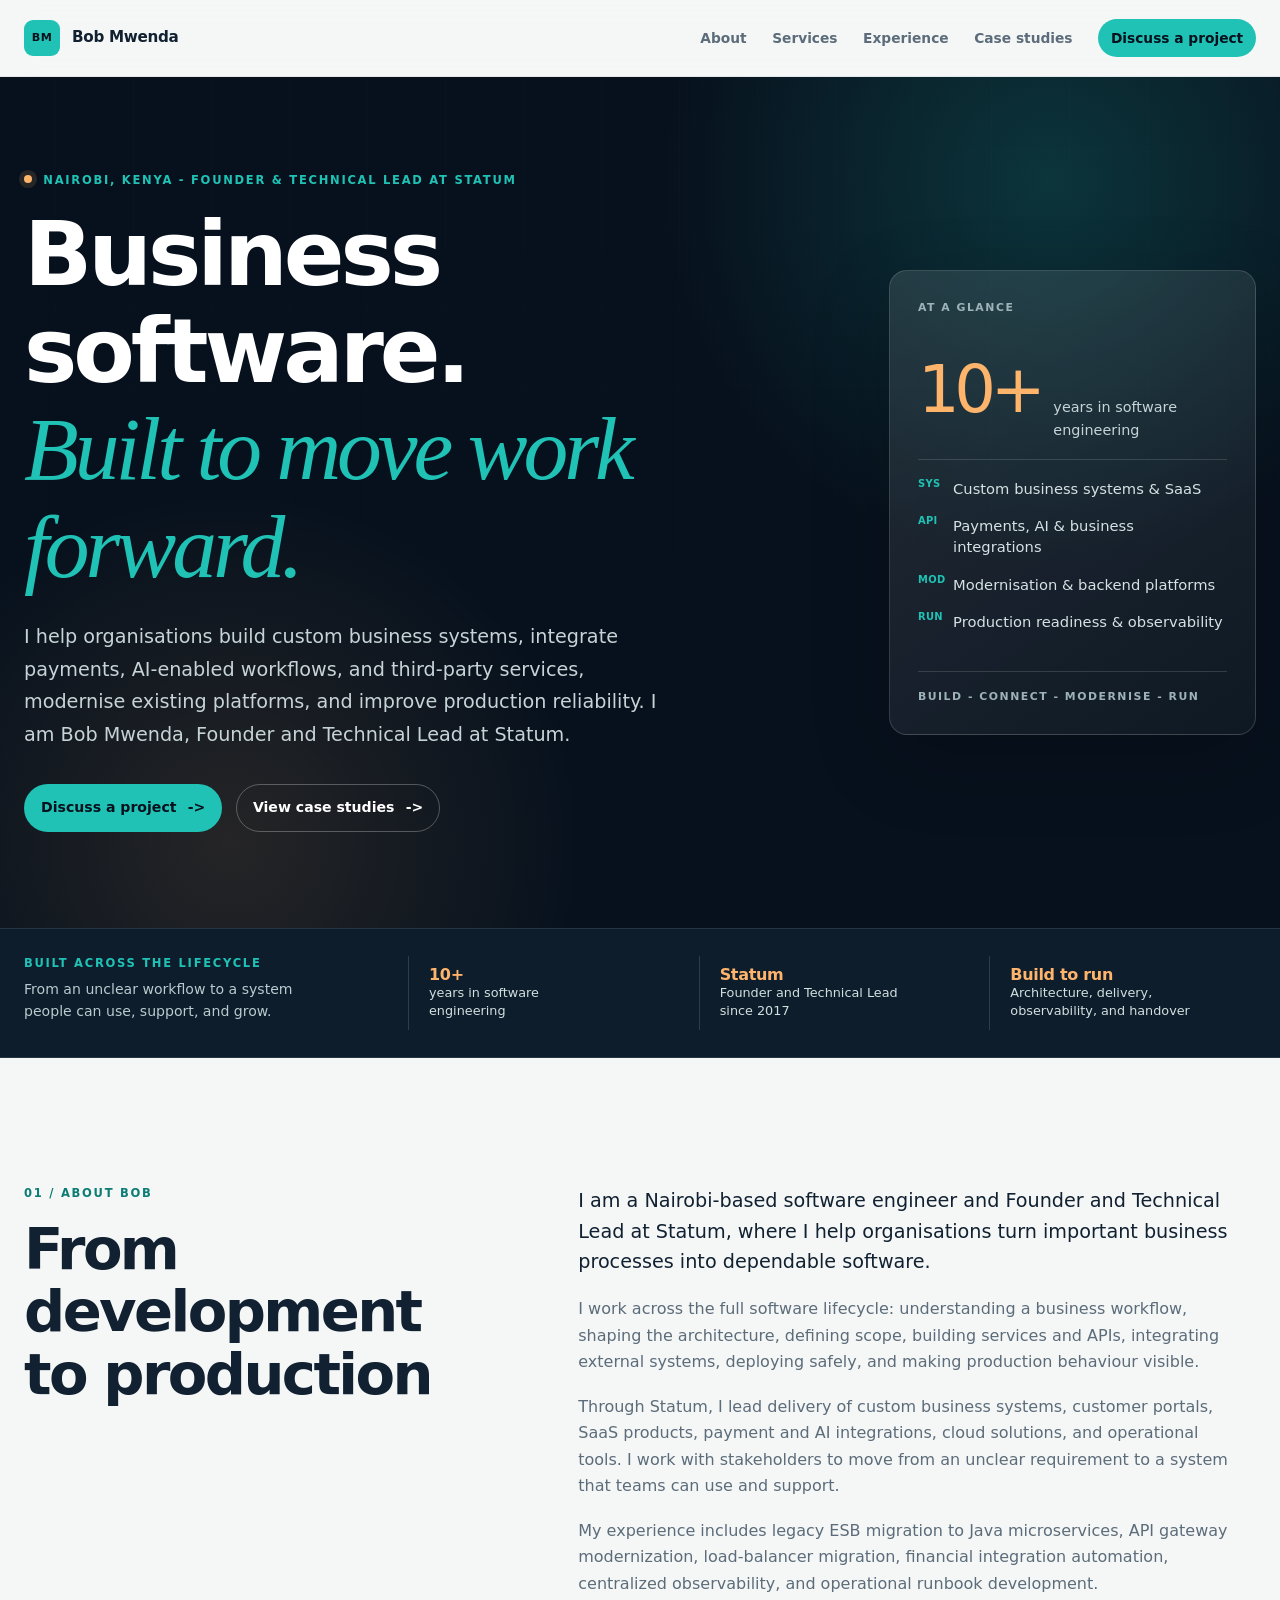
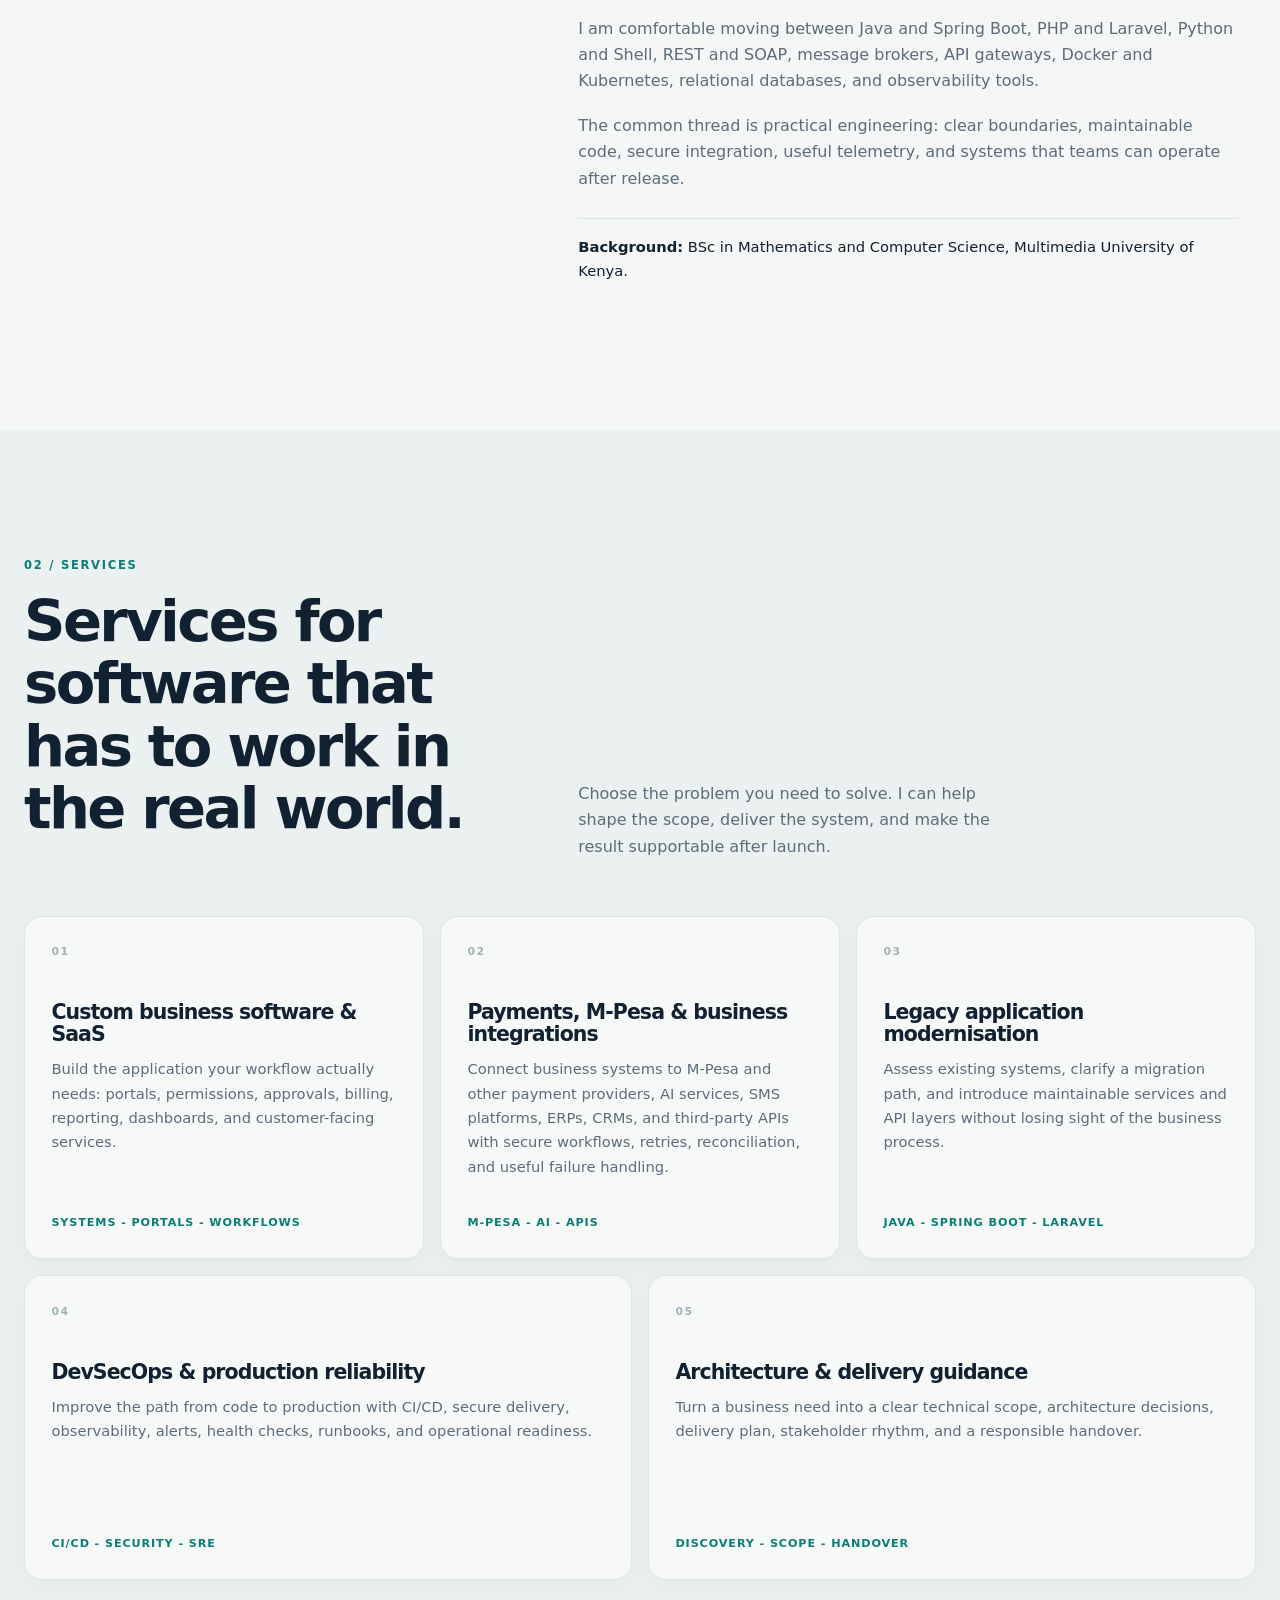
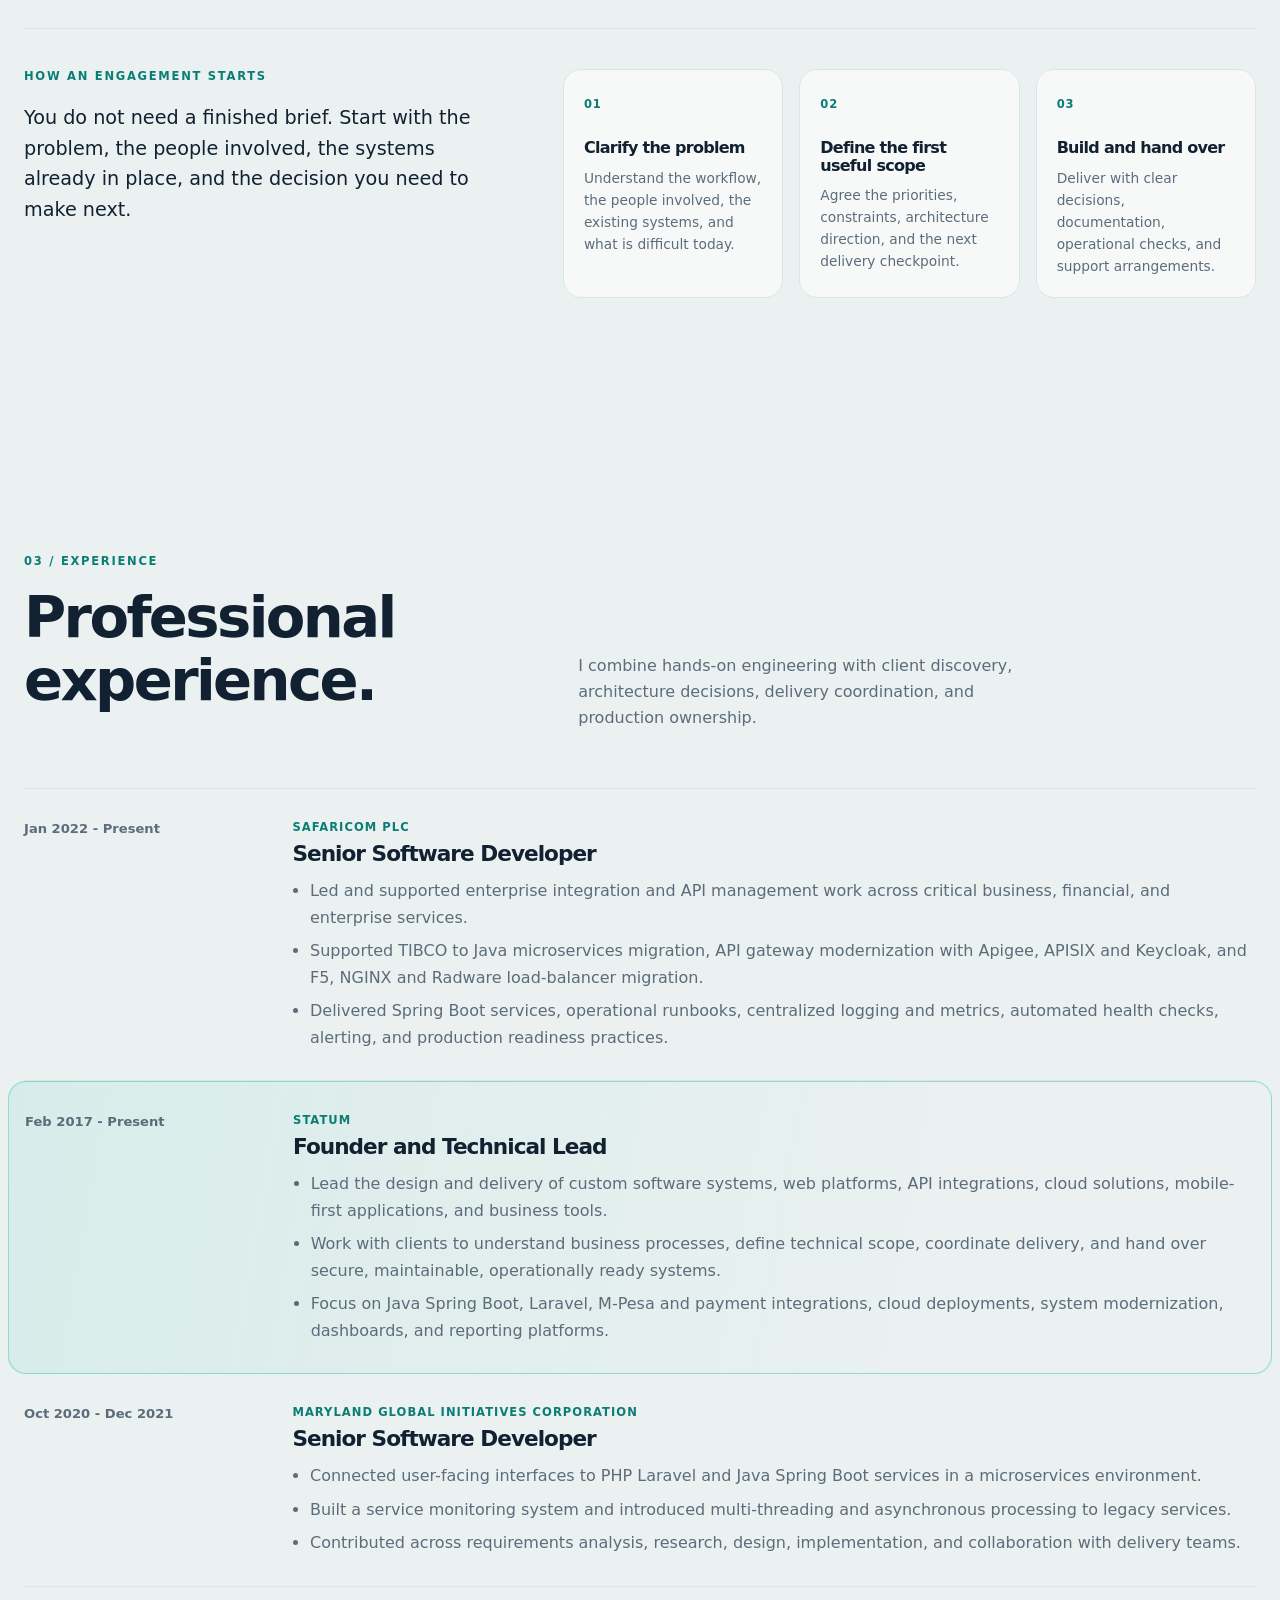
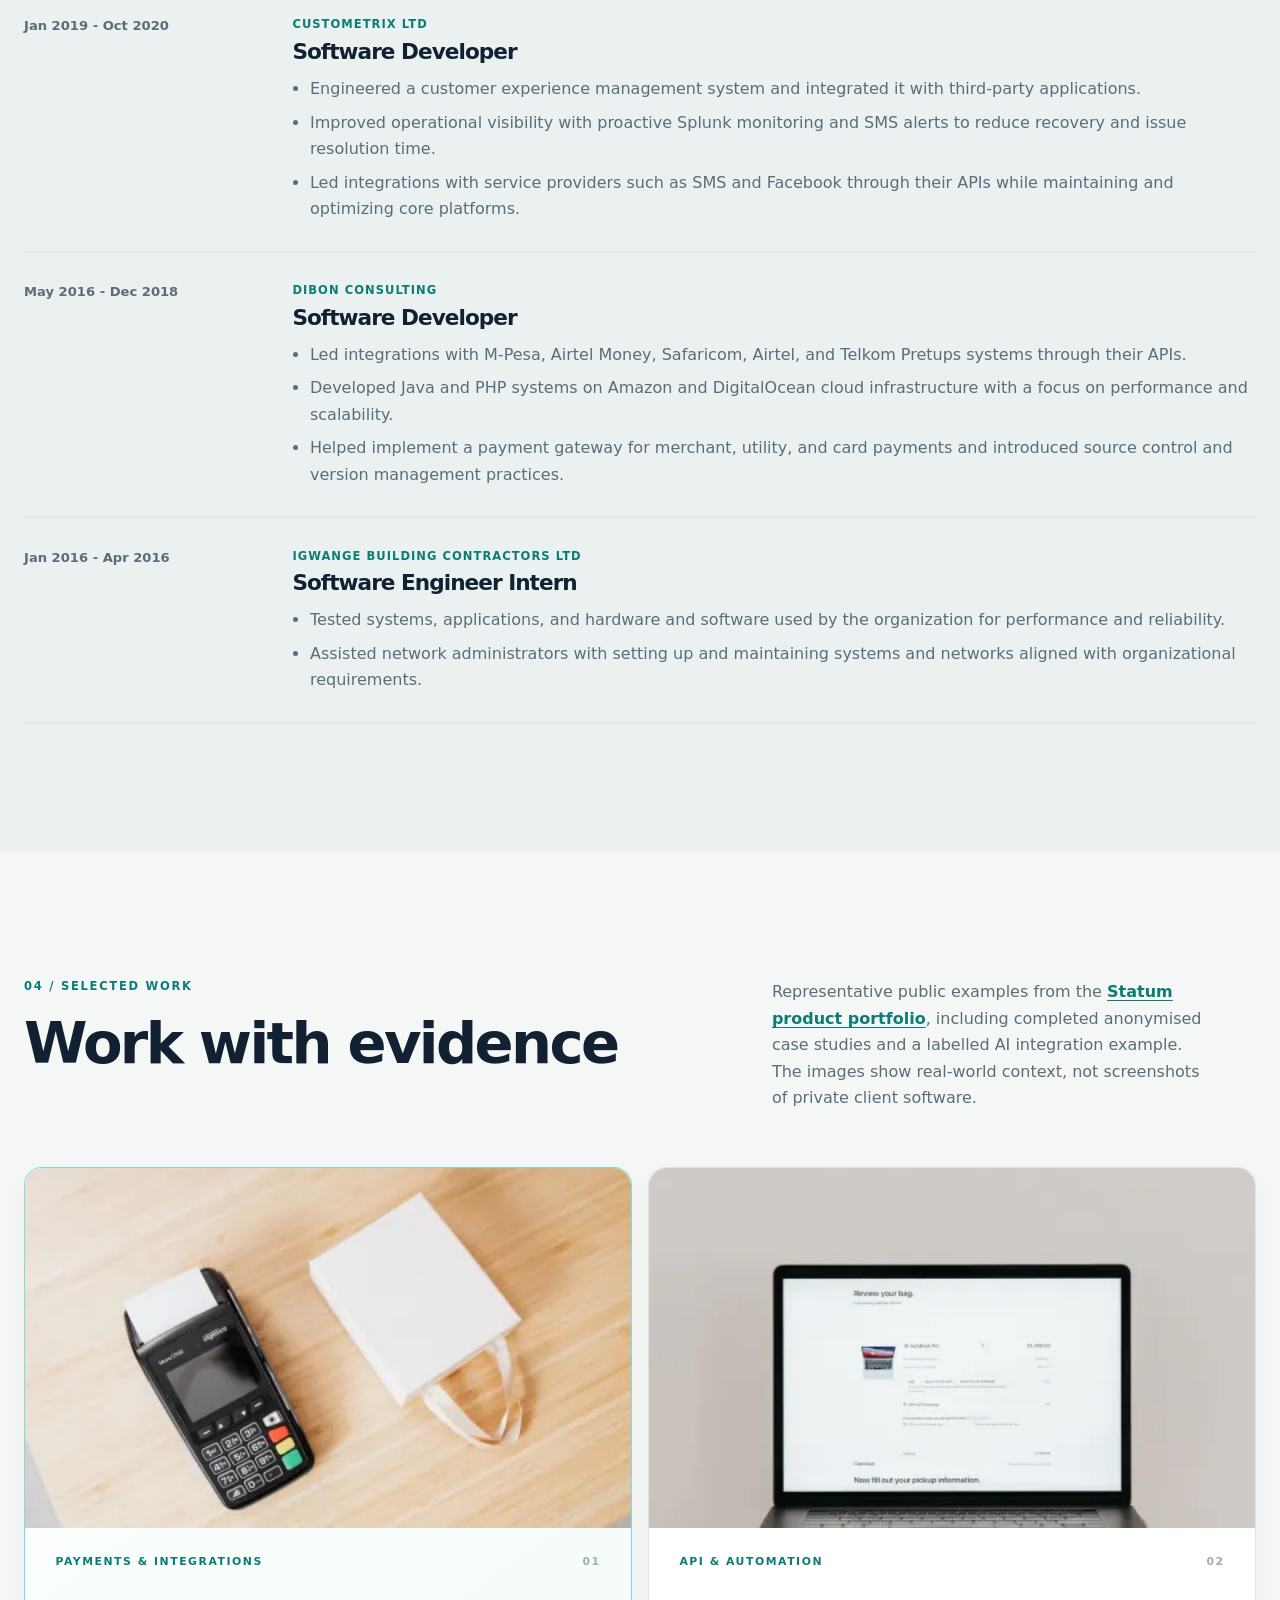
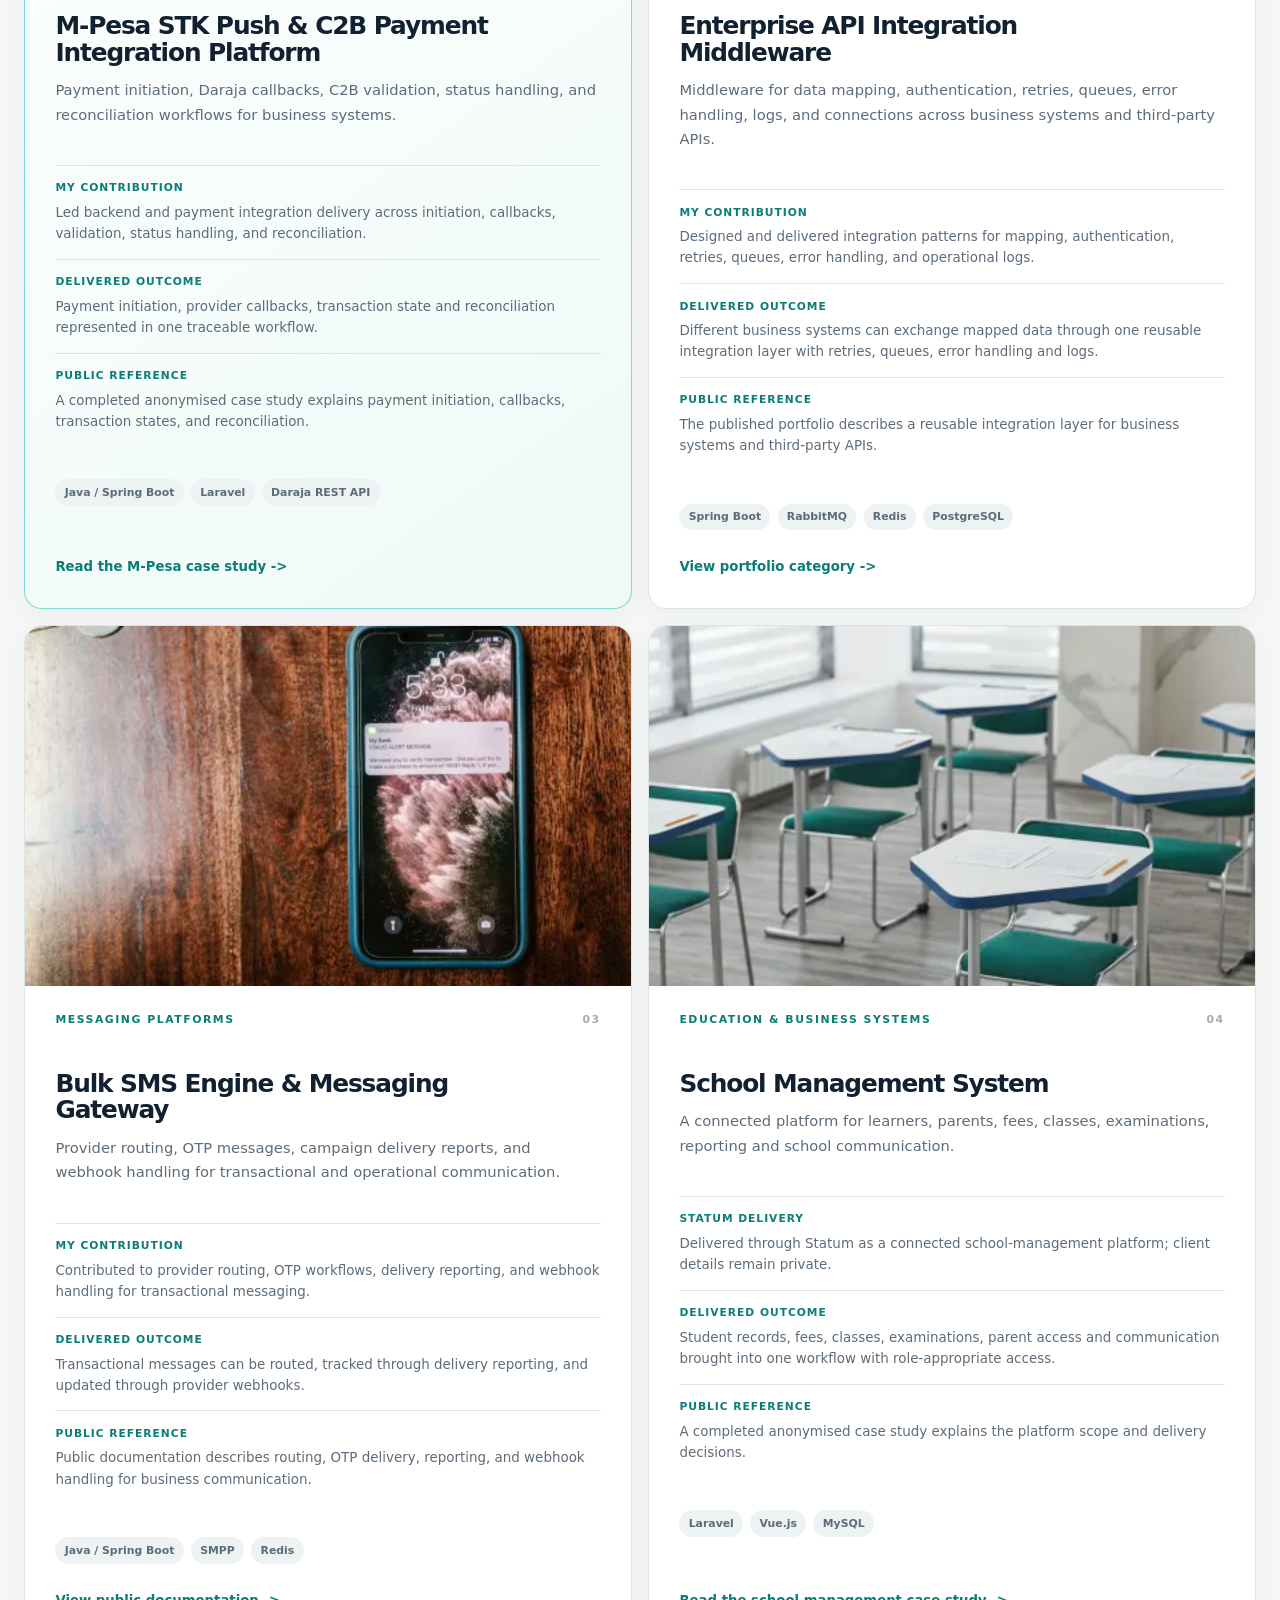
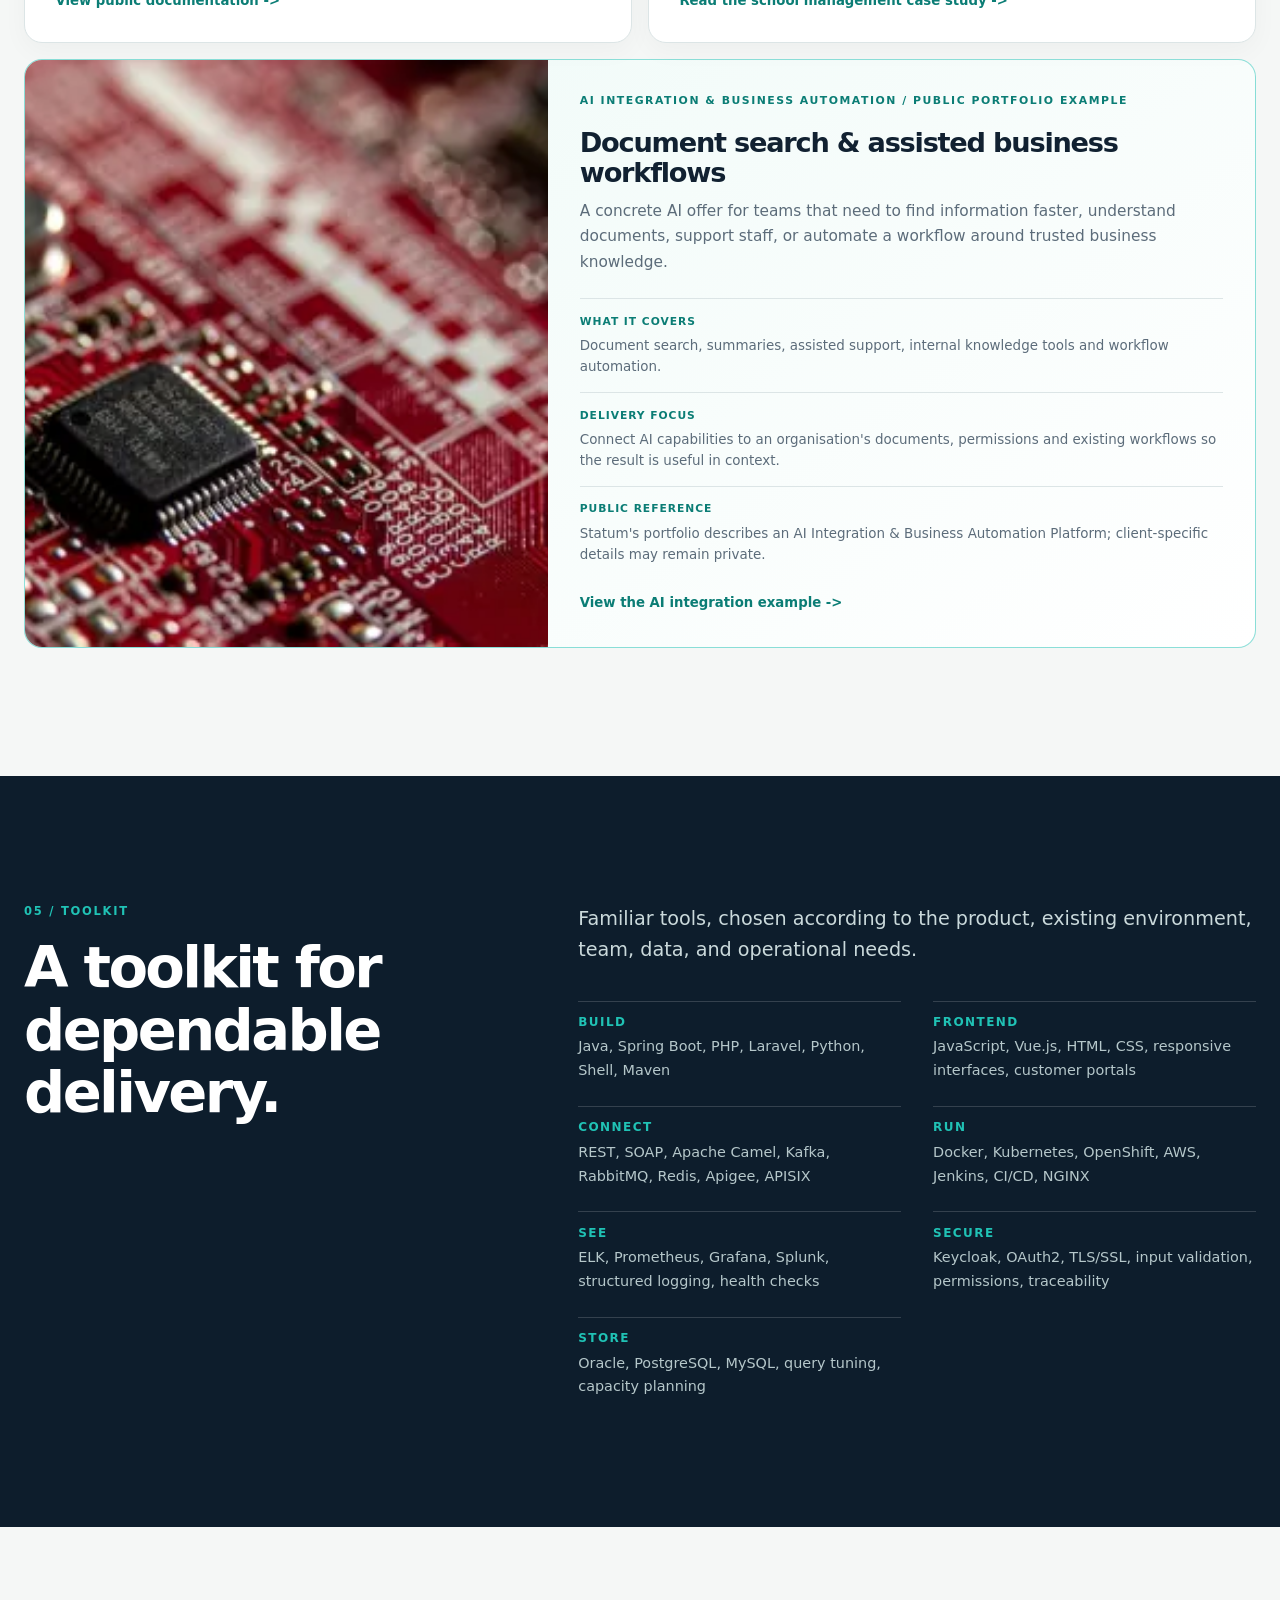
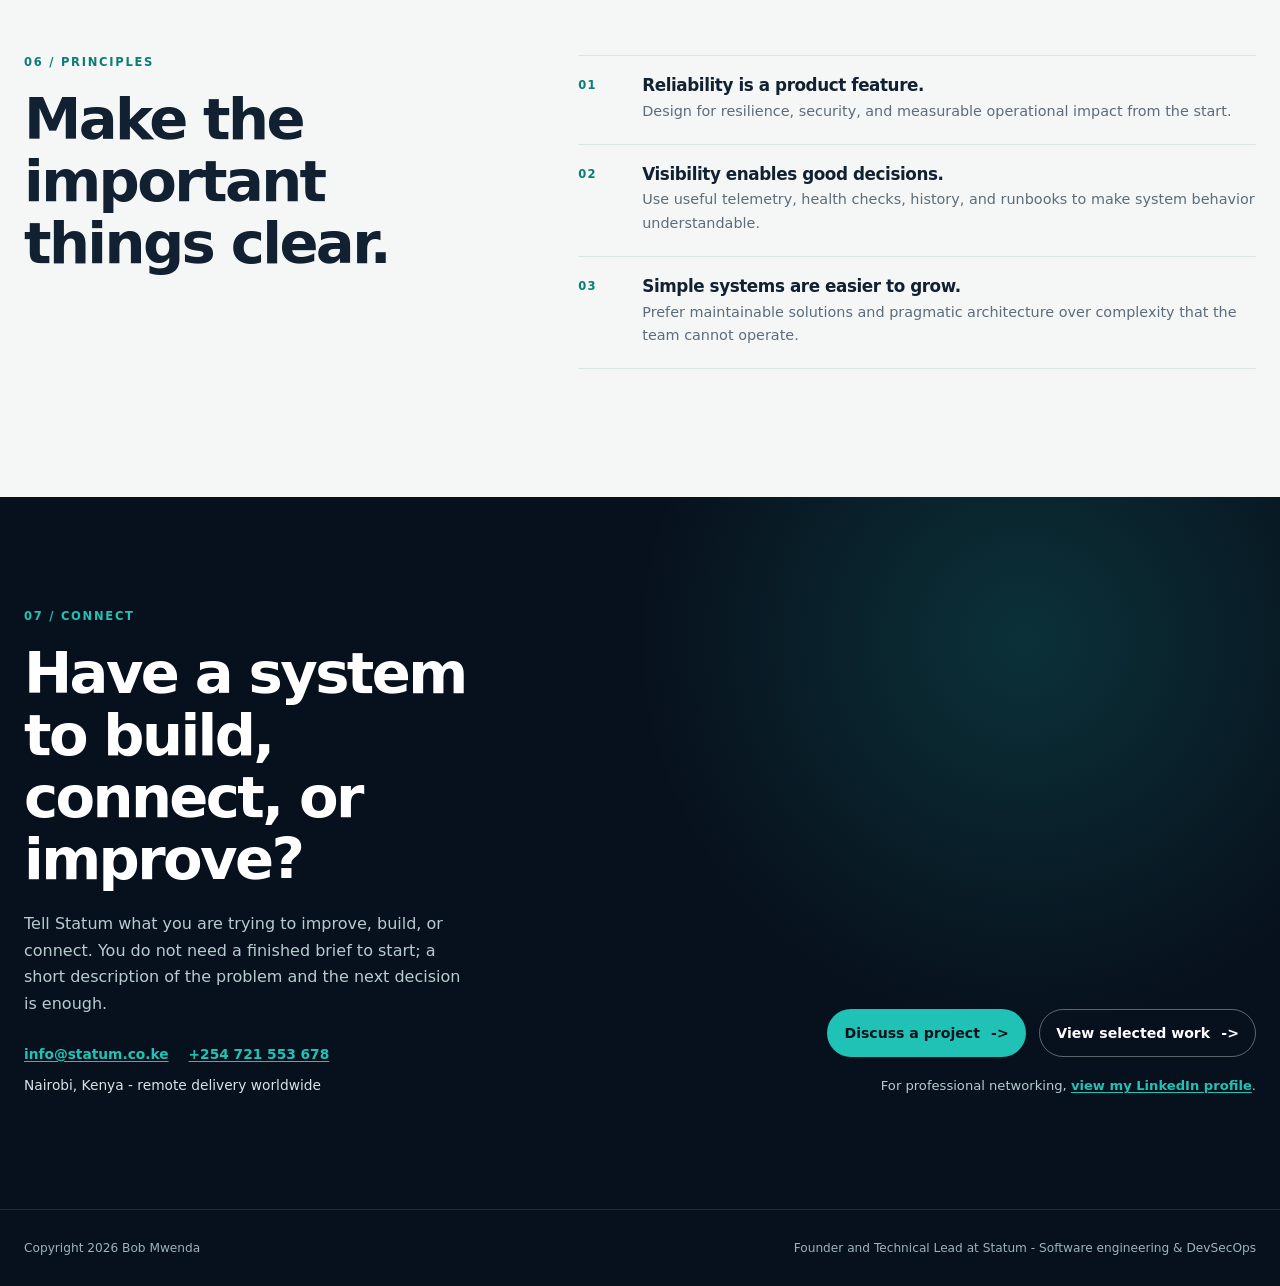
<file: index.html>
<!doctype html>
<html lang="en">
  <head>
    <meta charset="utf-8">
    <meta name="viewport" content="width=device-width, initial-scale=1">
    <meta name="description" content="Bob Mwenda is Founder and Technical Lead at Statum. He helps organisations build business software, integrate payments, AI-enabled workflows and third-party services, modernise platforms, and improve production reliability.">
    <meta name="author" content="Bob Mwenda">
    <meta name="robots" content="index, follow">
    <meta name="google-site-verification" content="IpclkDHm8_kmdSDhS5otDg_ijpWeYTmt6uBN78NU9U4">
    <meta name="theme-color" content="#07111d">
    <title>Bob Mwenda - Business Software, Integrations &amp; Production Reliability</title>

    <meta property="og:type" content="website">
    <meta property="og:site_name" content="Bob Mwenda">
    <meta property="og:title" content="Bob Mwenda - Business Software, Integrations &amp; Production Reliability">
    <meta property="og:description" content="Founder and Technical Lead at Statum. Building business software, payment and AI integrations, modern platforms, and production-ready systems.">
    <meta property="og:url" content="https://sirbobz.github.io/">
    <meta property="og:image" content="https://sirbobz.github.io/assets/images/customer-self-service-portal-640.webp">
    <meta property="og:image:alt" content="Laptop displaying an online checkout and customer order summary">
    <meta property="og:image:width" content="640">
    <meta property="og:image:height" content="360">
    <meta name="twitter:card" content="summary_large_image">
    <meta name="twitter:title" content="Bob Mwenda - Business Software, Integrations &amp; Production Reliability">
    <meta name="twitter:description" content="Founder and Technical Lead at Statum. Building business software, payment and AI integrations, modern platforms, and production-ready systems.">
    <meta name="twitter:image" content="https://sirbobz.github.io/assets/images/customer-self-service-portal-640.webp">
    <meta name="twitter:image:alt" content="Laptop displaying an online checkout and customer order summary">
    <link rel="canonical" href="https://sirbobz.github.io/">
    <link rel="icon" href="favicon.svg" type="image/svg+xml">

    <script type="application/ld+json">
      {
        "@context": "https://schema.org",
        "@type": "Person",
        "name": "Bob Mwenda",
        "url": "https://sirbobz.github.io/",
        "jobTitle": "Founder and Technical Lead; Software Engineer and DevSecOps Professional",
        "description": "Bob Mwenda is Founder and Technical Lead at Statum and a Nairobi-based software engineer focused on business systems, payments, AI integrations, cloud platforms, and reliable production operations.",
        "worksFor": [
          {
            "@type": "Organization",
            "name": "Statum Company Ltd",
            "url": "https://statum.co.ke/"
          },
          {
            "@type": "Organization",
            "name": "Safaricom PLC"
          }
        ],
        "address": {
          "@type": "PostalAddress",
          "addressLocality": "Nairobi",
          "addressCountry": "KE"
        },
        "sameAs": [
          "https://www.linkedin.com/in/bob-mwenda/",
          "https://github.com/sirBobz"
        ],
        "knowsAbout": [
          "Software engineering",
          "Enterprise integration",
          "API management",
          "Java",
          "Spring Boot",
          "PHP",
          "Laravel",
          "JavaScript",
          "Vue.js",
          "Cloud-native microservices",
          "Cloud platforms",
          "Kubernetes",
          "Site reliability engineering",
          "DevSecOps",
          "Observability",
          "Secure software delivery",
          "Custom business software",
          "SaaS and customer portals",
          "Payments, AI integrations and business automation",
          "Technical delivery leadership"
        ]
      }
    </script>

    <link rel="stylesheet" href="styles.css">
  </head>
  <body>
    <a class="skip-link" href="#main-content">Skip to content</a>

    <header class="site-header">
      <div class="container nav-shell">
        <a class="brand" href="#top" aria-label="Bob Mwenda home">
          <span class="brand-mark" aria-hidden="true">BM</span>
          <span>Bob Mwenda</span>
        </a>
        <nav class="site-nav" aria-label="Primary navigation">
          <a href="#about">About</a>
          <a href="#focus">Services</a>
          <a href="#experience">Experience</a>
          <a href="#work">Case studies</a>
          <a class="nav-cta" href="#connect">Discuss a project</a>
        </nav>
      </div>
    </header>

    <main id="main-content">
      <section class="hero" id="top" aria-labelledby="hero-title">
        <div class="container hero-grid">
          <div class="hero-copy">
            <p class="eyebrow"><span class="status-dot" aria-hidden="true"></span> Nairobi, Kenya - Founder &amp; Technical Lead at Statum</p>
            <h1 id="hero-title">Business software.<br><em>Built to move work forward.</em></h1>
            <p class="hero-lede">I help organisations build custom business systems, integrate payments, AI-enabled workflows, and third-party services, modernise existing platforms, and improve production reliability. I am Bob Mwenda, Founder and Technical Lead at Statum.</p>
            <div class="hero-actions">
              <a class="button button-primary" href="https://statum.co.ke/get-in-touch-with-us" target="_blank" rel="noreferrer">Discuss a project <span aria-hidden="true">-&gt;</span></a>
              <a class="button button-secondary" href="#work">View case studies <span aria-hidden="true">-&gt;</span></a>
            </div>
          </div>

          <aside class="profile-panel" aria-label="Engineering profile">
            <div class="panel-kicker">At a glance</div>
            <div class="profile-stat"><strong>10+</strong><span>years in software engineering</span></div>
            <div class="profile-rule"></div>
            <ul class="signal-list">
              <li><span class="signal-icon" aria-hidden="true">SYS</span><span>Custom business systems &amp; SaaS</span></li>
              <li><span class="signal-icon" aria-hidden="true">API</span><span>Payments, AI &amp; business integrations</span></li>
              <li><span class="signal-icon" aria-hidden="true">MOD</span><span>Modernisation &amp; backend platforms</span></li>
              <li><span class="signal-icon" aria-hidden="true">RUN</span><span>Production readiness &amp; observability</span></li>
            </ul>
            <div class="panel-footer">Build - Connect - Modernise - Run</div>
          </aside>
        </div>
        <div class="hero-grid-lines" aria-hidden="true"></div>
      </section>

      <section class="proof-strip" aria-label="Experience overview">
        <div class="container proof-grid">
          <div class="proof-lead">
            <p class="eyebrow eyebrow-light">Built across the lifecycle</p>
            <p>From an unclear workflow to a system people can use, support, and grow.</p>
          </div>
          <div class="proof-item">
            <strong>10+</strong>
            <span>years in software engineering</span>
          </div>
          <div class="proof-item">
            <strong>Statum</strong>
            <span>Founder and Technical Lead since 2017</span>
          </div>
          <div class="proof-item">
            <strong>Build to run</strong>
            <span>Architecture, delivery, observability, and handover</span>
          </div>
        </div>
      </section>

      <section class="section" id="about" aria-labelledby="about-title">
        <div class="container two-column">
          <div>
            <p class="eyebrow">01 / About Bob</p>
            <h2 id="about-title">From development to production</h2>
          </div>
          <div class="section-copy">
            <p class="lead">I am a Nairobi-based software engineer and Founder and Technical Lead at Statum, where I help organisations turn important business processes into dependable software.</p>
            <p>I work across the full software lifecycle: understanding a business workflow, shaping the architecture, defining scope, building services and APIs, integrating external systems, deploying safely, and making production behaviour visible.</p>
            <p>Through Statum, I lead delivery of custom business systems, customer portals, SaaS products, payment and AI integrations, cloud solutions, and operational tools. I work with stakeholders to move from an unclear requirement to a system that teams can use and support.</p>
            <p>My experience includes legacy ESB migration to Java microservices, API gateway modernization, load-balancer migration, financial integration automation, centralized observability, and operational runbook development.</p>
            <p>I am comfortable moving between Java and Spring Boot, PHP and Laravel, Python and Shell, REST and SOAP, message brokers, API gateways, Docker and Kubernetes, relational databases, and observability tools.</p>
            <p>The common thread is practical engineering: clear boundaries, maintainable code, secure integration, useful telemetry, and systems that teams can operate after release.</p>
            <p class="education-note"><strong>Background:</strong> BSc in Mathematics and Computer Science, Multimedia University of Kenya.</p>
          </div>
        </div>
      </section>

      <section class="section section-tinted" id="focus" aria-labelledby="focus-title">
        <div class="container">
          <div class="section-heading">
            <div>
              <p class="eyebrow">02 / Services</p>
              <h2 id="focus-title">Services for software that has to work in the real world.</h2>
            </div>
            <p class="section-intro">Choose the problem you need to solve. I can help shape the scope, deliver the system, and make the result supportable after launch.</p>
          </div>

          <div class="focus-grid">
            <article class="focus-card">
              <span class="card-number">01</span>
              <h3>Custom business software &amp; SaaS</h3>
              <p>Build the application your workflow actually needs: portals, permissions, approvals, billing, reporting, dashboards, and customer-facing services.</p>
              <span class="card-link">Systems - Portals - Workflows</span>
            </article>
            <article class="focus-card">
              <span class="card-number">02</span>
              <h3>Payments, M-Pesa &amp; business integrations</h3>
              <p>Connect business systems to M-Pesa and other payment providers, AI services, SMS platforms, ERPs, CRMs, and third-party APIs with secure workflows, retries, reconciliation, and useful failure handling.</p>
              <span class="card-link">M-Pesa - AI - APIs</span>
            </article>
            <article class="focus-card">
              <span class="card-number">03</span>
              <h3>Legacy application modernisation</h3>
              <p>Assess existing systems, clarify a migration path, and introduce maintainable services and API layers without losing sight of the business process.</p>
              <span class="card-link">Java - Spring Boot - Laravel</span>
            </article>
            <article class="focus-card">
              <span class="card-number">04</span>
              <h3>DevSecOps &amp; production reliability</h3>
              <p>Improve the path from code to production with CI/CD, secure delivery, observability, alerts, health checks, runbooks, and operational readiness.</p>
              <span class="card-link">CI/CD - Security - SRE</span>
            </article>
            <article class="focus-card">
              <span class="card-number">05</span>
              <h3>Architecture &amp; delivery guidance</h3>
              <p>Turn a business need into a clear technical scope, architecture decisions, delivery plan, stakeholder rhythm, and a responsible handover.</p>
              <span class="card-link">Discovery - Scope - Handover</span>
            </article>
          </div>

          <div class="capability-summary">
            <div>
              <p class="eyebrow">How an engagement starts</p>
              <p class="lead">You do not need a finished brief. Start with the problem, the people involved, the systems already in place, and the decision you need to make next.</p>
            </div>
            <div class="capability-practice-grid">
              <article class="capability-practice">
                <span>01</span>
                <h3>Clarify the problem</h3>
                <p>Understand the workflow, the people involved, the existing systems, and what is difficult today.</p>
              </article>
              <article class="capability-practice">
                <span>02</span>
                <h3>Define the first useful scope</h3>
                <p>Agree the priorities, constraints, architecture direction, and the next delivery checkpoint.</p>
              </article>
              <article class="capability-practice">
                <span>03</span>
                <h3>Build and hand over</h3>
                <p>Deliver with clear decisions, documentation, operational checks, and support arrangements.</p>
              </article>
            </div>
          </div>
        </div>
      </section>

      <section class="section section-tinted" id="experience" aria-labelledby="experience-title">
        <div class="container">
          <div class="section-heading">
            <div>
              <p class="eyebrow">03 / Experience</p>
              <h2 id="experience-title">Professional experience.</h2>
            </div>
            <p class="section-intro">I combine hands-on engineering with client discovery, architecture decisions, delivery coordination, and production ownership.</p>
          </div>

          <div class="experience-list">
            <article class="experience-entry">
              <div class="experience-period">Jan 2022 - Present</div>
              <div class="experience-body">
                <p class="experience-company">Safaricom PLC</p>
                <h3>Senior Software Developer</h3>
                <ul>
                  <li>Led and supported enterprise integration and API management work across critical business, financial, and enterprise services.</li>
                  <li>Supported TIBCO to Java microservices migration, API gateway modernization with Apigee, APISIX and Keycloak, and F5, NGINX and Radware load-balancer migration.</li>
                  <li>Delivered Spring Boot services, operational runbooks, centralized logging and metrics, automated health checks, alerting, and production readiness practices.</li>
                </ul>
              </div>
            </article>

            <article class="experience-entry experience-entry-featured">
              <div class="experience-period">Feb 2017 - Present</div>
              <div class="experience-body">
                <p class="experience-company">Statum</p>
                <h3>Founder and Technical Lead</h3>
                <ul>
                  <li>Lead the design and delivery of custom software systems, web platforms, API integrations, cloud solutions, mobile-first applications, and business tools.</li>
                  <li>Work with clients to understand business processes, define technical scope, coordinate delivery, and hand over secure, maintainable, operationally ready systems.</li>
                  <li>Focus on Java Spring Boot, Laravel, M-Pesa and payment integrations, cloud deployments, system modernization, dashboards, and reporting platforms.</li>
                </ul>
              </div>
            </article>

            <article class="experience-entry">
              <div class="experience-period">Oct 2020 - Dec 2021</div>
              <div class="experience-body">
                <p class="experience-company">Maryland Global Initiatives Corporation</p>
                <h3>Senior Software Developer</h3>
                <ul>
                  <li>Connected user-facing interfaces to PHP Laravel and Java Spring Boot services in a microservices environment.</li>
                  <li>Built a service monitoring system and introduced multi-threading and asynchronous processing to legacy services.</li>
                  <li>Contributed across requirements analysis, research, design, implementation, and collaboration with delivery teams.</li>
                </ul>
              </div>
            </article>

            <article class="experience-entry">
              <div class="experience-period">Jan 2019 - Oct 2020</div>
              <div class="experience-body">
                <p class="experience-company">Custometrix Ltd</p>
                <h3>Software Developer</h3>
                <ul>
                  <li>Engineered a customer experience management system and integrated it with third-party applications.</li>
                  <li>Improved operational visibility with proactive Splunk monitoring and SMS alerts to reduce recovery and issue resolution time.</li>
                  <li>Led integrations with service providers such as SMS and Facebook through their APIs while maintaining and optimizing core platforms.</li>
                </ul>
              </div>
            </article>

            <article class="experience-entry">
              <div class="experience-period">May 2016 - Dec 2018</div>
              <div class="experience-body">
                <p class="experience-company">Dibon Consulting</p>
                <h3>Software Developer</h3>
                <ul>
                  <li>Led integrations with M-Pesa, Airtel Money, Safaricom, Airtel, and Telkom Pretups systems through their APIs.</li>
                  <li>Developed Java and PHP systems on Amazon and DigitalOcean cloud infrastructure with a focus on performance and scalability.</li>
                  <li>Helped implement a payment gateway for merchant, utility, and card payments and introduced source control and version management practices.</li>
                </ul>
              </div>
            </article>

            <article class="experience-entry">
              <div class="experience-period">Jan 2016 - Apr 2016</div>
              <div class="experience-body">
                <p class="experience-company">Igwange Building Contractors Ltd</p>
                <h3>Software Engineer Intern</h3>
                <ul>
                  <li>Tested systems, applications, and hardware and software used by the organization for performance and reliability.</li>
                  <li>Assisted network administrators with setting up and maintaining systems and networks aligned with organizational requirements.</li>
                </ul>
              </div>
            </article>
          </div>
        </div>
      </section>

      <section class="section" id="work" aria-labelledby="work-title">
        <div class="container">
          <div class="section-heading work-heading">
            <div>
              <p class="eyebrow">04 / Selected work</p>
              <h2 id="work-title">Work with evidence</h2>
            </div>
            <p class="section-intro">Representative public examples from the <a href="https://statum.co.ke/services/our-portfolio-products" target="_blank" rel="noreferrer">Statum product portfolio</a>, including completed anonymised case studies and a labelled AI integration example. The images show real-world context, not screenshots of private client software.</p>
          </div>

          <div class="work-grid">
            <article class="work-card work-card-featured">
              <div class="work-image">
                <img src="assets/images/mpesa-payments-640.webp" srcset="assets/images/mpesa-payments-480.webp 480w, assets/images/mpesa-payments-640.webp 640w" sizes="(max-width: 640px) calc(100vw - 2rem), (max-width: 980px) calc(50vw - 2rem), 560px" width="640" height="360" loading="lazy" decoding="async" alt="M-Pesa payment terminal and printed transaction receipt on a counter">
              </div>
              <div class="work-card-top"><span class="work-type">Payments &amp; integrations</span><span class="work-index">01</span></div>
              <h3>M-Pesa STK Push &amp; C2B Payment Integration Platform</h3>
              <p>Payment initiation, Daraja callbacks, C2B validation, status handling, and reconciliation workflows for business systems.</p>
              <dl class="project-details">
                <div><dt>My contribution</dt><dd>Led backend and payment integration delivery across initiation, callbacks, validation, status handling, and reconciliation.</dd></div>
                <div><dt>Delivered outcome</dt><dd>Payment initiation, provider callbacks, transaction state and reconciliation represented in one traceable workflow.</dd></div>
                <div><dt>Public reference</dt><dd>A completed anonymised case study explains payment initiation, callbacks, transaction states, and reconciliation.</dd></div>
              </dl>
              <div class="tag-row"><span>Java / Spring Boot</span><span>Laravel</span><span>Daraja REST API</span></div>
              <a class="text-link" href="https://statum.co.ke/case-studies/mpesa-payment-integration" target="_blank" rel="noreferrer">Read the M-Pesa case study <span aria-hidden="true">-&gt;</span></a>
            </article>

            <article class="work-card">
              <div class="work-image">
                <img src="assets/images/customer-self-service-portal-640.webp" srcset="assets/images/customer-self-service-portal-480.webp 480w, assets/images/customer-self-service-portal-640.webp 640w" sizes="(max-width: 640px) calc(100vw - 2rem), (max-width: 980px) calc(50vw - 2rem), 560px" width="640" height="360" loading="lazy" decoding="async" alt="Laptop displaying an online checkout and customer order summary">
              </div>
              <div class="work-card-top"><span class="work-type">API &amp; automation</span><span class="work-index">02</span></div>
              <h3>Enterprise API Integration Middleware</h3>
              <p>Middleware for data mapping, authentication, retries, queues, error handling, logs, and connections across business systems and third-party APIs.</p>
              <dl class="project-details">
                <div><dt>My contribution</dt><dd>Designed and delivered integration patterns for mapping, authentication, retries, queues, error handling, and operational logs.</dd></div>
                <div><dt>Delivered outcome</dt><dd>Different business systems can exchange mapped data through one reusable integration layer with retries, queues, error handling and logs.</dd></div>
                <div><dt>Public reference</dt><dd>The published portfolio describes a reusable integration layer for business systems and third-party APIs.</dd></div>
              </dl>
              <div class="tag-row"><span>Spring Boot</span><span>RabbitMQ</span><span>Redis</span><span>PostgreSQL</span></div>
              <a class="text-link" href="https://statum.co.ke/services/our-portfolio-products#api-ai-automation" target="_blank" rel="noreferrer">View portfolio category <span aria-hidden="true">-&gt;</span></a>
            </article>

            <article class="work-card">
              <div class="work-image">
                <img src="assets/images/bulk-sms-gateway-640.webp" srcset="assets/images/bulk-sms-gateway-480.webp 480w, assets/images/bulk-sms-gateway-640.webp 640w" sizes="(max-width: 640px) calc(100vw - 2rem), (max-width: 980px) calc(50vw - 2rem), 560px" width="640" height="360" loading="lazy" decoding="async" alt="Smartphone displaying a bank text message alert">
              </div>
              <div class="work-card-top"><span class="work-type">Messaging platforms</span><span class="work-index">03</span></div>
              <h3>Bulk SMS Engine &amp; Messaging Gateway</h3>
              <p>Provider routing, OTP messages, campaign delivery reports, and webhook handling for transactional and operational communication.</p>
              <dl class="project-details">
                <div><dt>My contribution</dt><dd>Contributed to provider routing, OTP workflows, delivery reporting, and webhook handling for transactional messaging.</dd></div>
                <div><dt>Delivered outcome</dt><dd>Transactional messages can be routed, tracked through delivery reporting, and updated through provider webhooks.</dd></div>
                <div><dt>Public reference</dt><dd>Public documentation describes routing, OTP delivery, reporting, and webhook handling for business communication.</dd></div>
              </dl>
              <div class="tag-row"><span>Java / Spring Boot</span><span>SMPP</span><span>Redis</span></div>
              <a class="text-link" href="https://docs.statum.co.ke/docs/sms" target="_blank" rel="noreferrer">View public documentation <span aria-hidden="true">-&gt;</span></a>
            </article>

            <article class="work-card">
              <div class="work-image">
                <img src="assets/images/school-management-640.webp" srcset="assets/images/school-management-480.webp 480w, assets/images/school-management-640.webp 640w" sizes="(max-width: 640px) calc(100vw - 2rem), (max-width: 980px) calc(50vw - 2rem), 560px" width="640" height="360" loading="lazy" decoding="async" alt="Classroom desks prepared for students">
              </div>
              <div class="work-card-top"><span class="work-type">Education &amp; business systems</span><span class="work-index">04</span></div>
              <h3>School Management System</h3>
              <p>A connected platform for learners, parents, fees, classes, examinations, reporting and school communication.</p>
              <dl class="project-details">
                <div><dt>Statum delivery</dt><dd>Delivered through Statum as a connected school-management platform; client details remain private.</dd></div>
                <div><dt>Delivered outcome</dt><dd>Student records, fees, classes, examinations, parent access and communication brought into one workflow with role-appropriate access.</dd></div>
                <div><dt>Public reference</dt><dd>A completed anonymised case study explains the platform scope and delivery decisions.</dd></div>
              </dl>
              <div class="tag-row"><span>Laravel</span><span>Vue.js</span><span>MySQL</span></div>
              <a class="text-link" href="https://statum.co.ke/case-studies/school-management-system" target="_blank" rel="noreferrer">Read the school management case study <span aria-hidden="true">-&gt;</span></a>
            </article>
          </div>

          <article class="ai-proof">
            <div class="ai-proof-image">
              <img src="assets/images/ai-document-automation-640.webp" srcset="assets/images/ai-document-automation-480.webp 480w, assets/images/ai-document-automation-640.webp 640w" sizes="(max-width: 980px) calc(100vw - 2rem), 460px" width="640" height="360" loading="lazy" decoding="async" alt="Close-up of an integrated circuit board">
            </div>
            <div class="ai-proof-content">
              <p class="work-type">AI integration &amp; business automation / public portfolio example</p>
              <h3>Document search &amp; assisted business workflows</h3>
              <p>A concrete AI offer for teams that need to find information faster, understand documents, support staff, or automate a workflow around trusted business knowledge.</p>
              <dl class="project-details">
                <div><dt>What it covers</dt><dd>Document search, summaries, assisted support, internal knowledge tools and workflow automation.</dd></div>
                <div><dt>Delivery focus</dt><dd>Connect AI capabilities to an organisation's documents, permissions and existing workflows so the result is useful in context.</dd></div>
                <div><dt>Public reference</dt><dd>Statum's portfolio describes an AI Integration &amp; Business Automation Platform; client-specific details may remain private.</dd></div>
              </dl>
              <a class="text-link" href="https://statum.co.ke/services/our-portfolio-products#api-ai-automation" target="_blank" rel="noreferrer">View the AI integration example <span aria-hidden="true">-&gt;</span></a>
            </div>
          </article>
        </div>
      </section>

      <section class="section section-dark" id="stack" aria-labelledby="stack-title">
        <div class="container stack-layout">
          <div>
            <p class="eyebrow eyebrow-light">05 / Toolkit</p>
            <h2 id="stack-title">A toolkit for dependable delivery.</h2>
          </div>
          <div class="stack-content">
            <p class="lead">Familiar tools, chosen according to the product, existing environment, team, data, and operational needs.</p>
            <div class="stack-groups">
              <div class="stack-group"><h3>Build</h3><p>Java, Spring Boot, PHP, Laravel, Python, Shell, Maven</p></div>
              <div class="stack-group"><h3>Frontend</h3><p>JavaScript, Vue.js, HTML, CSS, responsive interfaces, customer portals</p></div>
              <div class="stack-group"><h3>Connect</h3><p>REST, SOAP, Apache Camel, Kafka, RabbitMQ, Redis, Apigee, APISIX</p></div>
              <div class="stack-group"><h3>Run</h3><p>Docker, Kubernetes, OpenShift, AWS, Jenkins, CI/CD, NGINX</p></div>
              <div class="stack-group"><h3>See</h3><p>ELK, Prometheus, Grafana, Splunk, structured logging, health checks</p></div>
              <div class="stack-group"><h3>Secure</h3><p>Keycloak, OAuth2, TLS/SSL, input validation, permissions, traceability</p></div>
              <div class="stack-group"><h3>Store</h3><p>Oracle, PostgreSQL, MySQL, query tuning, capacity planning</p></div>
            </div>
          </div>
        </div>
      </section>

      <section class="section" id="principles" aria-labelledby="principles-title">
        <div class="container principle-layout">
          <div>
            <p class="eyebrow">06 / Principles</p>
            <h2 id="principles-title">Make the important things clear.</h2>
          </div>
          <ol class="principles-list">
            <li><span>01</span><div><h3>Reliability is a product feature.</h3><p>Design for resilience, security, and measurable operational impact from the start.</p></div></li>
            <li><span>02</span><div><h3>Visibility enables good decisions.</h3><p>Use useful telemetry, health checks, history, and runbooks to make system behavior understandable.</p></div></li>
            <li><span>03</span><div><h3>Simple systems are easier to grow.</h3><p>Prefer maintainable solutions and pragmatic architecture over complexity that the team cannot operate.</p></div></li>
          </ol>
        </div>
      </section>

      <section class="connect-section" id="connect" aria-labelledby="connect-title">
        <div class="container connect-inner">
          <div>
            <p class="eyebrow eyebrow-light">07 / Connect</p>
            <h2 id="connect-title">Have a system to build, connect, or improve?</h2>
            <p>Tell Statum what you are trying to improve, build, or connect. You do not need a finished brief to start; a short description of the problem and the next decision is enough.</p>
            <div class="contact-details" aria-label="Statum contact details">
              <a href="mailto:info@statum.co.ke">info@statum.co.ke</a>
              <a href="tel:+254721553678">+254 721 553 678</a>
              <span>Nairobi, Kenya - remote delivery worldwide</span>
            </div>
          </div>
          <div class="connect-actions">
            <a class="button button-light" href="https://statum.co.ke/get-in-touch-with-us" target="_blank" rel="noreferrer">Discuss a project <span aria-hidden="true">-&gt;</span></a>
            <a class="button button-outline-light" href="#work">View selected work <span aria-hidden="true">-&gt;</span></a>
            <p class="connect-note">For professional networking, <a href="https://www.linkedin.com/in/bob-mwenda/" target="_blank" rel="noreferrer">view my LinkedIn profile</a>.</p>
          </div>
        </div>
      </section>
    </main>

    <footer class="site-footer">
      <div class="container footer-shell">
        <p>Copyright <span id="year">2026</span> Bob Mwenda</p>
        <p>Founder and Technical Lead at Statum - Software engineering &amp; DevSecOps</p>
      </div>
    </footer>

    <script>
      document.getElementById('year').textContent = new Date().getFullYear();
    </script>
  </body>
</html>
</file>
<file: styles.css>
:root {
  --ink: #112131;
  --muted: #5c6c7a;
  --paper: #f5f7f6;
  --white: #ffffff;
  --line: #dce5e6;
  --dark: #07111d;
  --dark-soft: #0d1d2c;
  --teal: #20c2b5;
  --teal-dark: #0b7d75;
  --orange: #ffb46b;
  --shadow: 0 18px 50px rgba(7, 17, 29, 0.09);
  --radius: 18px;
  --max-width: 1280px;
}

* {
  box-sizing: border-box;
}

html {
  scroll-behavior: smooth;
}

body {
  margin: 0;
  color: var(--ink);
  background: var(--paper);
  font-family: Inter, ui-sans-serif, system-ui, -apple-system, BlinkMacSystemFont, "Segoe UI", sans-serif;
  font-size: 16px;
  line-height: 1.65;
  text-rendering: optimizeLegibility;
}

::selection {
  color: var(--dark);
  background: var(--orange);
}

a {
  color: inherit;
  text-decoration-thickness: 0.08em;
  text-underline-offset: 0.18em;
}

a:hover {
  color: var(--teal-dark);
}

:focus-visible {
  outline: 3px solid var(--orange);
  outline-offset: 4px;
}

.skip-link {
  position: fixed;
  z-index: 100;
  top: 1rem;
  left: 1rem;
  padding: 0.65rem 0.9rem;
  color: var(--dark);
  background: var(--orange);
  border-radius: 0.5rem;
  transform: translateY(-150%);
}

.skip-link:focus {
  transform: translateY(0);
}

.container {
  width: min(var(--max-width), calc(100% - 3rem));
  margin: 0 auto;
}

.site-header {
  position: sticky;
  z-index: 20;
  top: 0;
  border-bottom: 1px solid rgba(220, 229, 230, 0.75);
  background: rgba(245, 247, 246, 0.88);
  backdrop-filter: blur(16px);
}

.nav-shell,
.footer-shell {
  display: flex;
  align-items: center;
  justify-content: space-between;
  min-height: 76px;
  gap: 1.5rem;
}

.brand {
  display: inline-flex;
  align-items: center;
  gap: 0.75rem;
  color: var(--ink);
  font-size: 0.95rem;
  font-weight: 750;
  letter-spacing: -0.02em;
  text-decoration: none;
}

.brand-mark {
  display: inline-grid;
  width: 2.25rem;
  height: 2.25rem;
  place-items: center;
  color: var(--dark);
  background: var(--teal);
  border-radius: 9px;
  font-size: 0.7rem;
  font-weight: 850;
  letter-spacing: 0.04em;
}

.site-nav {
  display: flex;
  align-items: center;
  gap: clamp(0.85rem, 2vw, 1.8rem);
  color: var(--muted);
  font-size: 0.86rem;
  font-weight: 650;
}

.site-nav a {
  text-decoration: none;
}

.site-nav a:hover {
  color: var(--ink);
}

.site-nav .nav-cta {
  padding: 0.48rem 0.8rem;
  color: var(--dark);
  background: var(--teal);
  border-radius: 999px;
}

.site-nav .nav-cta:hover {
  color: var(--dark);
  background: #58d6ca;
}

.hero {
  position: relative;
  isolation: isolate;
  overflow: hidden;
  color: var(--white);
  background:
    radial-gradient(circle at 82% 12%, rgba(32, 194, 181, 0.2), transparent 30%),
    radial-gradient(circle at 18% 90%, rgba(255, 180, 107, 0.12), transparent 27%),
    var(--dark);
}

.hero-grid {
  position: relative;
  z-index: 1;
  display: grid;
  grid-template-columns: minmax(0, 1.35fr) minmax(280px, 0.65fr);
  align-items: center;
  min-height: 680px;
  gap: clamp(3rem, 8vw, 8rem);
  padding-top: 6rem;
  padding-bottom: 6rem;
}

.hero-grid-lines {
  position: absolute;
  inset: 0;
  z-index: -1;
  opacity: 0.28;
  background-image: linear-gradient(rgba(255,255,255,0.06) 1px, transparent 1px), linear-gradient(90deg, rgba(255,255,255,0.06) 1px, transparent 1px);
  background-position: center;
  background-size: 78px 78px;
  mask-image: linear-gradient(to bottom, rgba(0,0,0,0.65), transparent 88%);
}

.proof-strip {
  color: var(--white);
  background: var(--dark-soft);
  border-top: 1px solid rgba(255,255,255,0.1);
  border-bottom: 1px solid rgba(255,255,255,0.1);
}

.proof-grid {
  display: grid;
  grid-template-columns: minmax(0, 1.35fr) repeat(3, minmax(0, 1fr));
  gap: 1.5rem;
  padding-top: 1.7rem;
  padding-bottom: 1.7rem;
}

.proof-lead {
  max-width: 300px;
}

.proof-lead .eyebrow {
  margin-bottom: 0.55rem;
}

.proof-lead p:not(.eyebrow) {
  margin: 0;
  color: #b8cbce;
  font-size: 0.88rem;
  line-height: 1.5;
}

.proof-item {
  display: flex;
  min-height: 74px;
  flex-direction: column;
  justify-content: center;
  padding-left: 1.25rem;
  border-left: 1px solid rgba(255,255,255,0.14);
}

.proof-item strong {
  color: var(--orange);
  font-size: 1rem;
  font-weight: 800;
  letter-spacing: -0.02em;
  line-height: 1.2;
}

.proof-item span {
  max-width: 180px;
  color: #d2dfdf;
  font-size: 0.8rem;
  line-height: 1.4;
}

.eyebrow {
  margin: 0 0 1.15rem;
  color: var(--teal-dark);
  font-size: 0.72rem;
  font-weight: 800;
  letter-spacing: 0.15em;
  line-height: 1.3;
  text-transform: uppercase;
}

.hero .eyebrow,
.eyebrow-light {
  color: var(--teal);
}

.status-dot {
  display: inline-block;
  width: 0.5rem;
  height: 0.5rem;
  margin-right: 0.35rem;
  vertical-align: 0.05em;
  background: var(--orange);
  border-radius: 50%;
  box-shadow: 0 0 0 5px rgba(255, 180, 107, 0.13);
}

h1,
h2,
h3,
p {
  margin-top: 0;
}

h1,
h2,
h3 {
  color: var(--ink);
  font-weight: 750;
  letter-spacing: -0.045em;
  line-height: 1.08;
}

h1 {
  max-width: 780px;
  margin-bottom: 1.6rem;
  color: var(--white);
  font-size: clamp(3.3rem, 7vw, 6.8rem);
}

h1 em {
  color: var(--teal);
  font-family: Georgia, "Times New Roman", serif;
  font-weight: 400;
}

h2 {
  max-width: 680px;
  margin-bottom: 1.25rem;
  font-size: clamp(2.25rem, 4.5vw, 4.15rem);
}

h3 {
  margin-bottom: 0.75rem;
  font-size: 1.28rem;
}

.hero-lede {
  max-width: 660px;
  margin-bottom: 2rem;
  color: #c6d4d7;
  font-size: clamp(1.05rem, 1.5vw, 1.25rem);
  line-height: 1.7;
}

.hero-actions,
.connect-actions {
  display: flex;
  flex-wrap: wrap;
  gap: 0.85rem;
}

.button {
  display: inline-flex;
  align-items: center;
  justify-content: center;
  gap: 0.7rem;
  min-height: 3rem;
  padding: 0.7rem 1rem;
  border: 1px solid transparent;
  border-radius: 999px;
  font-size: 0.88rem;
  font-weight: 750;
  text-decoration: none;
  transition: transform 180ms ease, background 180ms ease, border-color 180ms ease;
}

.button:hover {
  color: inherit;
  transform: translateY(-2px);
}

.button-primary,
.button-light {
  color: var(--dark);
  background: var(--teal);
}

.button-primary:hover,
.button-light:hover {
  background: #58d6ca;
}

.button-secondary {
  color: var(--white);
  border-color: rgba(255,255,255,0.27);
}

.button-secondary:hover {
  background: rgba(255,255,255,0.08);
}

.button-outline-light {
  color: var(--white);
  border-color: rgba(255,255,255,0.35);
}

.button-outline-light:hover {
  background: rgba(255,255,255,0.09);
}

.profile-panel {
  padding: 1.75rem;
  border: 1px solid rgba(255,255,255,0.15);
  background: linear-gradient(145deg, rgba(255,255,255,0.11), rgba(255,255,255,0.035));
  border-radius: var(--radius);
  box-shadow: 0 24px 80px rgba(0,0,0,0.2);
}

.panel-kicker,
.panel-footer,
.work-type,
.card-number,
.work-index {
  color: #9db3b8;
  font-size: 0.68rem;
  font-weight: 800;
  letter-spacing: 0.14em;
  text-transform: uppercase;
}

.profile-stat {
  display: flex;
  align-items: baseline;
  gap: 0.8rem;
  margin: 2.5rem 0 1rem;
}

.profile-stat strong {
  color: var(--orange);
  font-size: 4.1rem;
  font-weight: 500;
  letter-spacing: -0.08em;
  line-height: 1;
}

.profile-stat span {
  color: #c6d4d7;
  font-size: 0.9rem;
}

.profile-rule {
  height: 1px;
  margin-bottom: 1.1rem;
  background: rgba(255,255,255,0.14);
}

.signal-list {
  display: grid;
  gap: 1rem;
  margin: 0 0 2.4rem;
  padding: 0;
  list-style: none;
}

.signal-list li {
  display: grid;
  grid-template-columns: 1.55rem 1fr;
  align-items: start;
  gap: 0.65rem;
  color: #d5e2e3;
  font-size: 0.92rem;
  line-height: 1.45;
}

.signal-icon {
  color: var(--teal);
  font-size: 0.62rem;
  font-weight: 850;
  letter-spacing: 0.04em;
  line-height: 1.15;
}

.panel-footer {
  padding-top: 1rem;
  border-top: 1px solid rgba(255,255,255,0.14);
}

.section {
  padding: clamp(5rem, 10vw, 9rem) 0;
}

.section-tinted {
  background: #eaf1f0;
}

.two-column,
.section-heading,
.stack-layout,
.principle-layout,
.connect-inner {
  display: grid;
  grid-template-columns: minmax(0, 0.8fr) minmax(0, 1.2fr);
  gap: clamp(2.5rem, 8vw, 8rem);
}

.section-copy {
  max-width: 660px;
  color: var(--muted);
}

.section-copy p {
  margin-bottom: 1.15rem;
}

.education-note {
  margin-top: 1.6rem;
  padding-top: 1rem;
  border-top: 1px solid var(--line);
  color: var(--ink);
  font-size: 0.92rem;
}

.lead {
  color: var(--ink);
  font-size: 1.2rem;
  line-height: 1.6;
}

.section-intro {
  max-width: 440px;
  margin: 0;
  align-self: end;
  color: var(--muted);
}

.section-heading {
  margin-bottom: 3.5rem;
}

.focus-grid,
.work-grid {
  display: grid;
  grid-template-columns: repeat(6, minmax(0, 1fr));
  gap: 1rem;
}

.focus-card,
.work-card {
  padding: 1.65rem;
  border: 1px solid var(--line);
  background: rgba(255,255,255,0.62);
  border-radius: var(--radius);
  box-shadow: 0 8px 26px rgba(7,17,29,0.035);
}

.focus-card {
  display: flex;
  grid-column: span 2;
  min-height: 305px;
  flex-direction: column;
}

.focus-card:nth-child(n + 4) {
  grid-column: span 3;
}

.focus-card h3 {
  margin-top: 2.5rem;
}

.focus-card p,
.work-card p {
  color: var(--muted);
  font-size: 0.92rem;
  line-height: 1.65;
}

.capability-summary {
  display: grid;
  grid-template-columns: minmax(0, 0.8fr) minmax(0, 1.2fr);
  gap: clamp(2rem, 6vw, 5rem);
  margin-top: 3rem;
  padding-top: 2.5rem;
  border-top: 1px solid var(--line);
}

.capability-summary .lead {
  max-width: 520px;
}

.capability-practice-grid {
  display: grid;
  grid-template-columns: repeat(3, minmax(0, 1fr));
  gap: 1rem;
}

.capability-practice {
  padding: 1.25rem;
  border: 1px solid var(--line);
  border-radius: var(--radius);
  background: rgba(255,255,255,0.58);
}

.capability-practice > span {
  color: var(--teal-dark);
  font-size: 0.72rem;
  font-weight: 800;
  letter-spacing: 0.08em;
}

.capability-practice h3 {
  margin: 1.4rem 0 0.65rem;
  font-size: 1rem;
}

.capability-practice p {
  margin: 0;
  color: var(--muted);
  font-size: 0.86rem;
  line-height: 1.6;
}

.experience-list {
  border-top: 1px solid var(--line);
}

.experience-entry {
  display: grid;
  grid-template-columns: minmax(150px, 0.35fr) minmax(0, 1.65fr);
  gap: clamp(1.5rem, 5vw, 5rem);
  padding: 1.8rem 0;
  border-bottom: 1px solid var(--line);
}

.experience-entry-featured {
  margin: 0 -1rem;
  padding-right: 1rem;
  padding-left: 1rem;
  border: 1px solid rgba(32, 194, 181, 0.45);
  background: linear-gradient(100deg, rgba(32, 194, 181, 0.09), transparent 72%);
  border-radius: var(--radius);
}

.experience-period {
  color: var(--muted);
  font-size: 0.82rem;
  font-weight: 700;
}

.experience-company {
  margin: 0 0 0.35rem;
  color: var(--teal-dark);
  font-size: 0.72rem;
  font-weight: 850;
  letter-spacing: 0.09em;
  text-transform: uppercase;
}

.experience-body h3 {
  margin: 0 0 0.8rem;
  font-size: 1.35rem;
}

.experience-body ul {
  margin: 0;
  padding-left: 1.1rem;
  color: var(--muted);
}

.experience-body li + li {
  margin-top: 0.45rem;
}

.card-link {
  margin-top: auto;
  padding-top: 1.25rem;
  color: var(--teal-dark);
  font-size: 0.7rem;
  font-weight: 800;
  letter-spacing: 0.08em;
  text-transform: uppercase;
}

.work-heading {
  grid-template-columns: minmax(0, 1fr) minmax(280px, 0.75fr);
}

.work-heading .section-intro a {
  color: var(--teal-dark);
  font-weight: 700;
}

.work-grid {
  grid-template-columns: repeat(2, minmax(0, 1fr));
  gap: 1rem;
}

.work-card {
  min-height: 360px;
  padding: 1.9rem;
  background: var(--white);
  display: flex;
  flex-direction: column;
}

.work-image {
  width: calc(100% + 3.8rem);
  margin: -1.9rem -1.9rem 1.55rem;
  overflow: hidden;
  background: #eaf1f0;
  border-radius: var(--radius) var(--radius) 0 0;
}

.work-image img {
  display: block;
  width: 100%;
  aspect-ratio: 16 / 9;
  object-fit: cover;
}

.work-card-featured {
  border-color: rgba(32, 194, 181, 0.55);
  background: linear-gradient(145deg, #ffffff, #eefaf7);
}

.work-card-top {
  display: flex;
  align-items: center;
  justify-content: space-between;
  gap: 1rem;
  margin-bottom: 2.6rem;
}

.work-type {
  color: var(--teal-dark);
}

.work-index {
  color: #9eafb1;
}

.work-card h3 {
  max-width: 440px;
  font-size: 1.55rem;
}

.project-details {
  display: grid;
  gap: 0.9rem;
  margin: 1.45rem 0 1.55rem;
}

.project-details > div {
  padding-top: 0.85rem;
  border-top: 1px solid var(--line);
}

.project-details dt {
  color: var(--teal-dark);
  font-size: 0.67rem;
  font-weight: 850;
  letter-spacing: 0.09em;
  text-transform: uppercase;
}

.project-details dd {
  margin: 0.3rem 0 0;
  color: var(--muted);
  font-size: 0.84rem;
  line-height: 1.58;
}

.tag-row {
  display: flex;
  flex-wrap: wrap;
  gap: 0.45rem;
  margin: 1.4rem 0 1.6rem;
}

.tag-row span {
  padding: 0.28rem 0.58rem;
  color: var(--muted);
  background: #edf2f2;
  border-radius: 999px;
  font-size: 0.68rem;
  font-weight: 700;
}

.text-link {
  color: var(--teal-dark);
  font-size: 0.83rem;
  font-weight: 800;
  text-decoration: none;
}

.work-card .text-link {
  margin-top: auto;
}

.ai-proof {
  display: grid;
  grid-template-columns: minmax(280px, 0.85fr) minmax(0, 1.15fr);
  margin-top: 1rem;
  overflow: hidden;
  border: 1px solid rgba(32, 194, 181, 0.5);
  background: linear-gradient(145deg, #eefaf7, #ffffff);
  border-radius: var(--radius);
}

.ai-proof-image {
  min-height: 100%;
  background: #eaf1f0;
}

.ai-proof-image img {
  display: block;
  width: 100%;
  height: 100%;
  min-height: 360px;
  object-fit: cover;
}

.ai-proof-content {
  padding: 2rem;
}

.ai-proof-content .work-type {
  color: var(--teal-dark);
}

.ai-proof-content h3 {
  max-width: 560px;
  margin-top: 1.15rem;
  font-size: 1.7rem;
}

.ai-proof-content > p:not(.work-type) {
  max-width: 620px;
  color: var(--muted);
  font-size: 0.96rem;
}

.ai-proof-content .project-details {
  margin-bottom: 1.45rem;
}

.text-link:hover {
  color: var(--ink);
}

.section-dark {
  color: var(--white);
  background: var(--dark-soft);
}

.section-dark h2,
.connect-section h2 {
  color: var(--white);
}

.stack-content .lead {
  color: #cad9db;
}

.stack-groups {
  display: grid;
  grid-template-columns: repeat(2, minmax(0, 1fr));
  gap: 1.45rem 2rem;
  margin-top: 2.2rem;
}

.stack-group {
  padding-top: 0.9rem;
  border-top: 1px solid rgba(255,255,255,0.16);
}

.stack-group h3 {
  margin-bottom: 0.4rem;
  color: var(--teal);
  font-size: 0.75rem;
  letter-spacing: 0.12em;
  text-transform: uppercase;
}

.stack-group p {
  margin: 0;
  color: #b5c7ca;
  font-size: 0.9rem;
}

.principles-list {
  display: grid;
  gap: 0;
  margin: 0;
  padding: 0;
  list-style: none;
}

.principles-list li {
  display: grid;
  grid-template-columns: 3rem 1fr;
  gap: 1rem;
  padding: 1.25rem 0;
  border-top: 1px solid var(--line);
}

.principles-list li:last-child {
  border-bottom: 1px solid var(--line);
}

.principles-list li > span {
  color: var(--teal-dark);
  font-size: 0.72rem;
  font-weight: 800;
  letter-spacing: 0.1em;
}

.principles-list h3 {
  margin-bottom: 0.35rem;
  font-size: 1.05rem;
  letter-spacing: -0.025em;
}

.principles-list p {
  margin: 0;
  color: var(--muted);
  font-size: 0.9rem;
}

.connect-section {
  color: #d6e4e5;
  background:
    radial-gradient(circle at 80% 20%, rgba(32,194,181,0.18), transparent 33%),
    var(--dark);
}

.connect-inner {
  align-items: end;
  padding-top: clamp(4.5rem, 9vw, 7rem);
  padding-bottom: clamp(4.5rem, 9vw, 7rem);
}

.connect-inner p:not(.eyebrow) {
  max-width: 600px;
  color: #b8cbce;
}

.contact-details {
  display: flex;
  flex-wrap: wrap;
  gap: 0.55rem 1.25rem;
  margin-top: 1.6rem;
  color: #d6e4e5;
  font-size: 0.86rem;
}

.contact-details a {
  color: var(--teal);
  font-weight: 750;
}

.connect-actions {
  align-self: end;
  justify-content: end;
}

.connect-note {
  flex-basis: 100%;
  margin: 0.25rem 0 0;
  color: #9db3b8;
  font-size: 0.82rem;
  text-align: right;
}

.connect-note a {
  color: var(--teal);
  font-weight: 750;
}

.site-footer {
  color: #9db3b8;
  background: var(--dark);
  border-top: 1px solid rgba(255,255,255,0.1);
}

.site-footer p {
  margin: 0;
  font-size: 0.76rem;
}

.not-found {
  display: grid;
  min-height: 100vh;
  place-items: center;
  padding: 2rem;
  color: var(--white);
  background: var(--dark);
  text-align: center;
}

.not-found h1 {
  margin-bottom: 1rem;
  font-size: clamp(4rem, 12vw, 8rem);
}

.not-found p {
  max-width: 440px;
  margin: 0 auto 2rem;
  color: #c6d4d7;
}

@media (max-width: 980px) {
  .hero-grid,
  .two-column,
  .section-heading,
  .stack-layout,
  .principle-layout,
  .connect-inner,
  .capability-summary {
    grid-template-columns: 1fr;
    gap: 2.5rem;
  }

  .hero-grid {
    min-height: auto;
    padding-top: 5rem;
    padding-bottom: 5rem;
  }

  .proof-grid {
    grid-template-columns: repeat(3, minmax(0, 1fr));
  }

  .proof-lead {
    grid-column: 1 / -1;
    max-width: 560px;
  }

  .profile-panel {
    max-width: 560px;
  }

  .focus-grid {
    grid-template-columns: repeat(2, minmax(0, 1fr));
  }

  .focus-card,
  .focus-card:nth-child(n + 4) {
    grid-column: span 1;
  }

  .experience-entry {
    grid-template-columns: 1fr;
    gap: 0.75rem;
  }

  .capability-practice-grid {
    grid-template-columns: repeat(3, minmax(0, 1fr));
  }

  .section-intro {
    align-self: start;
  }

  .connect-actions {
    justify-content: start;
  }

  .connect-note {
    text-align: left;
  }

  .ai-proof {
    grid-template-columns: 1fr;
  }

  .ai-proof-image img {
    min-height: auto;
    aspect-ratio: 16 / 9;
  }
}

@media (max-width: 640px) {
  .container {
    width: min(var(--max-width), calc(100% - 2rem));
  }

  .site-header {
    position: static;
  }

  .nav-shell {
    align-items: flex-start;
    flex-direction: column;
    padding: 1rem 0;
  }

  .site-nav {
    width: 100%;
    justify-content: space-between;
    gap: 0.55rem;
    font-size: 0.76rem;
  }

  .site-nav .nav-cta {
    padding: 0.38rem 0.65rem;
  }

  .hero-grid {
    padding-top: 4rem;
    padding-bottom: 4rem;
  }

  .proof-grid {
    grid-template-columns: repeat(2, minmax(0, 1fr));
    gap: 1.25rem;
  }

  .proof-lead {
    grid-column: 1 / -1;
  }

  .proof-item {
    min-height: 66px;
    padding-left: 0.9rem;
  }

  h1 {
    font-size: clamp(3rem, 15vw, 5rem);
  }

  .hero-actions,
  .connect-actions {
    align-items: stretch;
    flex-direction: column;
  }

  .button {
    width: 100%;
  }

  .focus-grid,
  .work-grid,
  .stack-groups,
  .capability-practice-grid {
    grid-template-columns: 1fr;
  }

  .focus-card,
  .focus-card:nth-child(n + 4) {
    grid-column: span 1;
  }

  .focus-card,
  .work-card {
    min-height: auto;
  }

  .footer-shell {
    align-items: flex-start;
    flex-direction: column;
    justify-content: center;
    gap: 0.25rem;
    padding: 1.25rem 0;
  }
}

@media (prefers-reduced-motion: reduce) {
  html {
    scroll-behavior: auto;
  }

  *,
  *::before,
  *::after {
    transition-duration: 0.01ms !important;
  }
}
</file>
